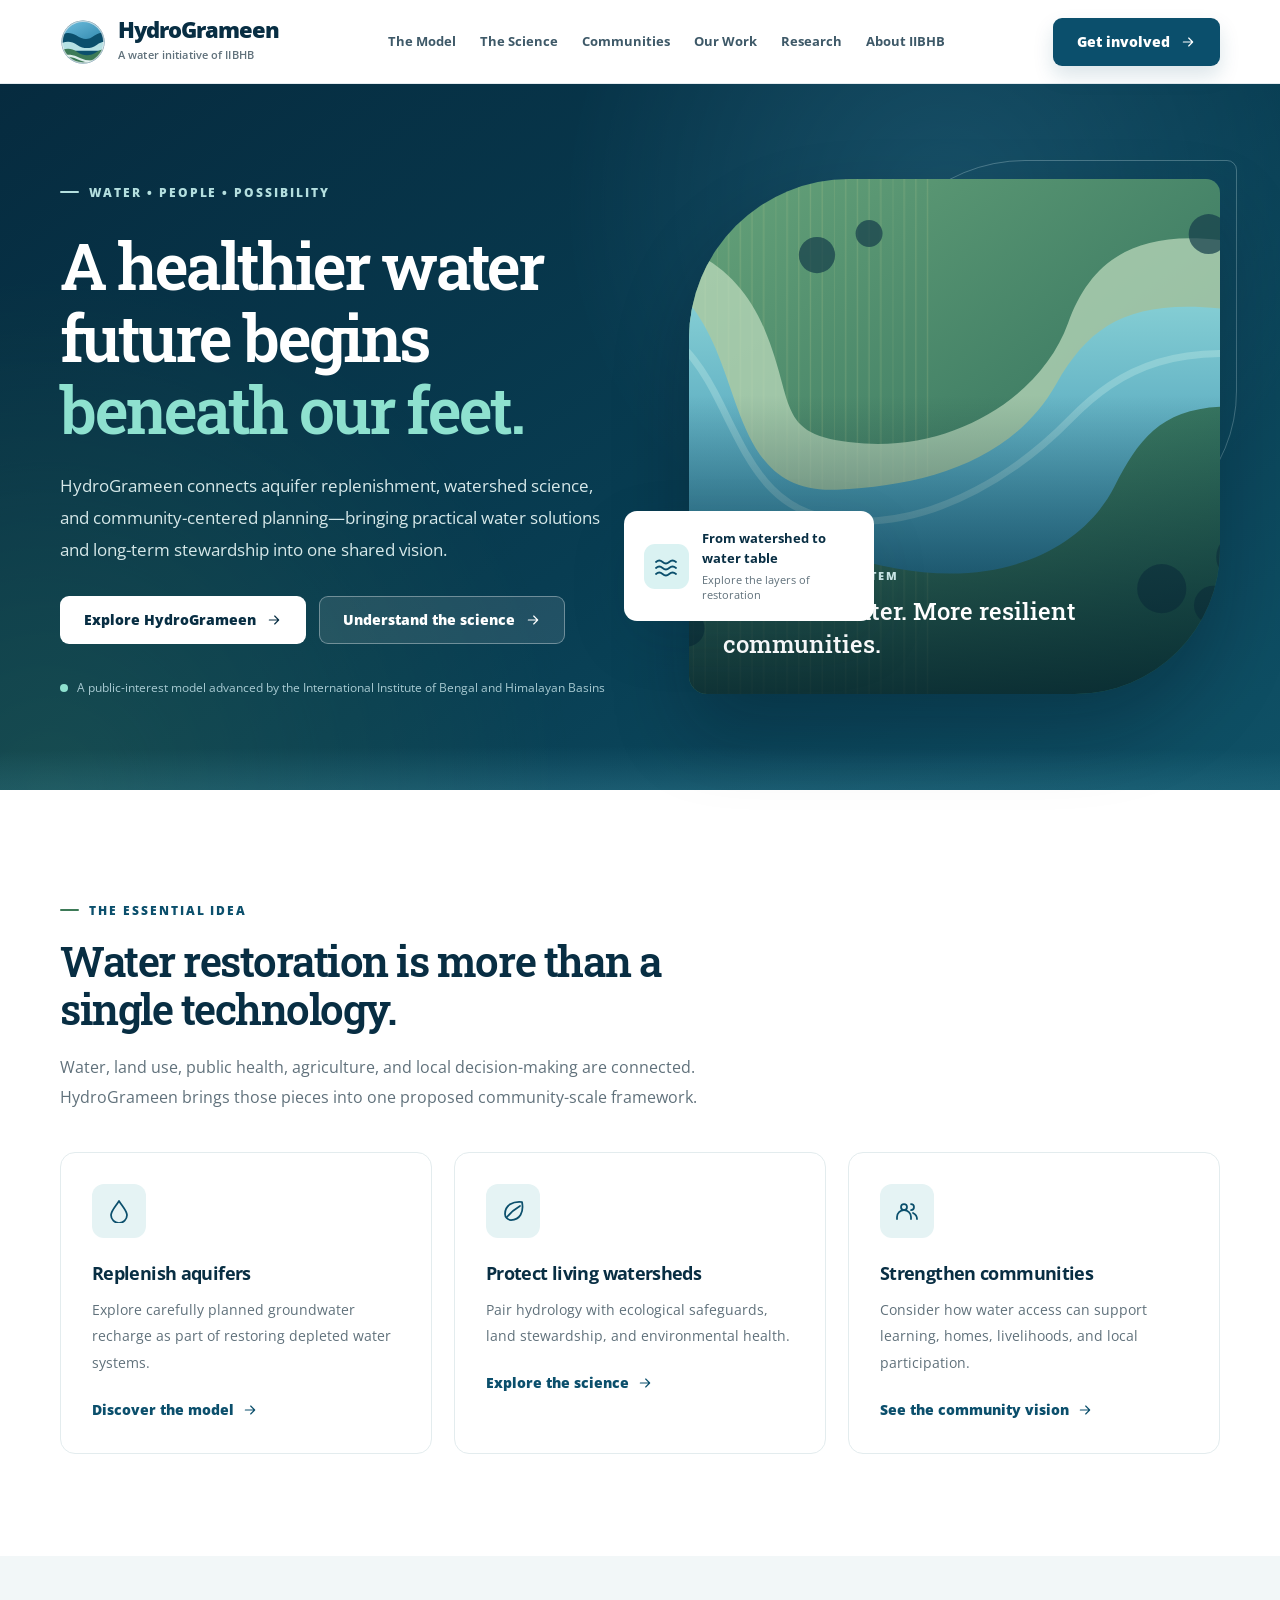
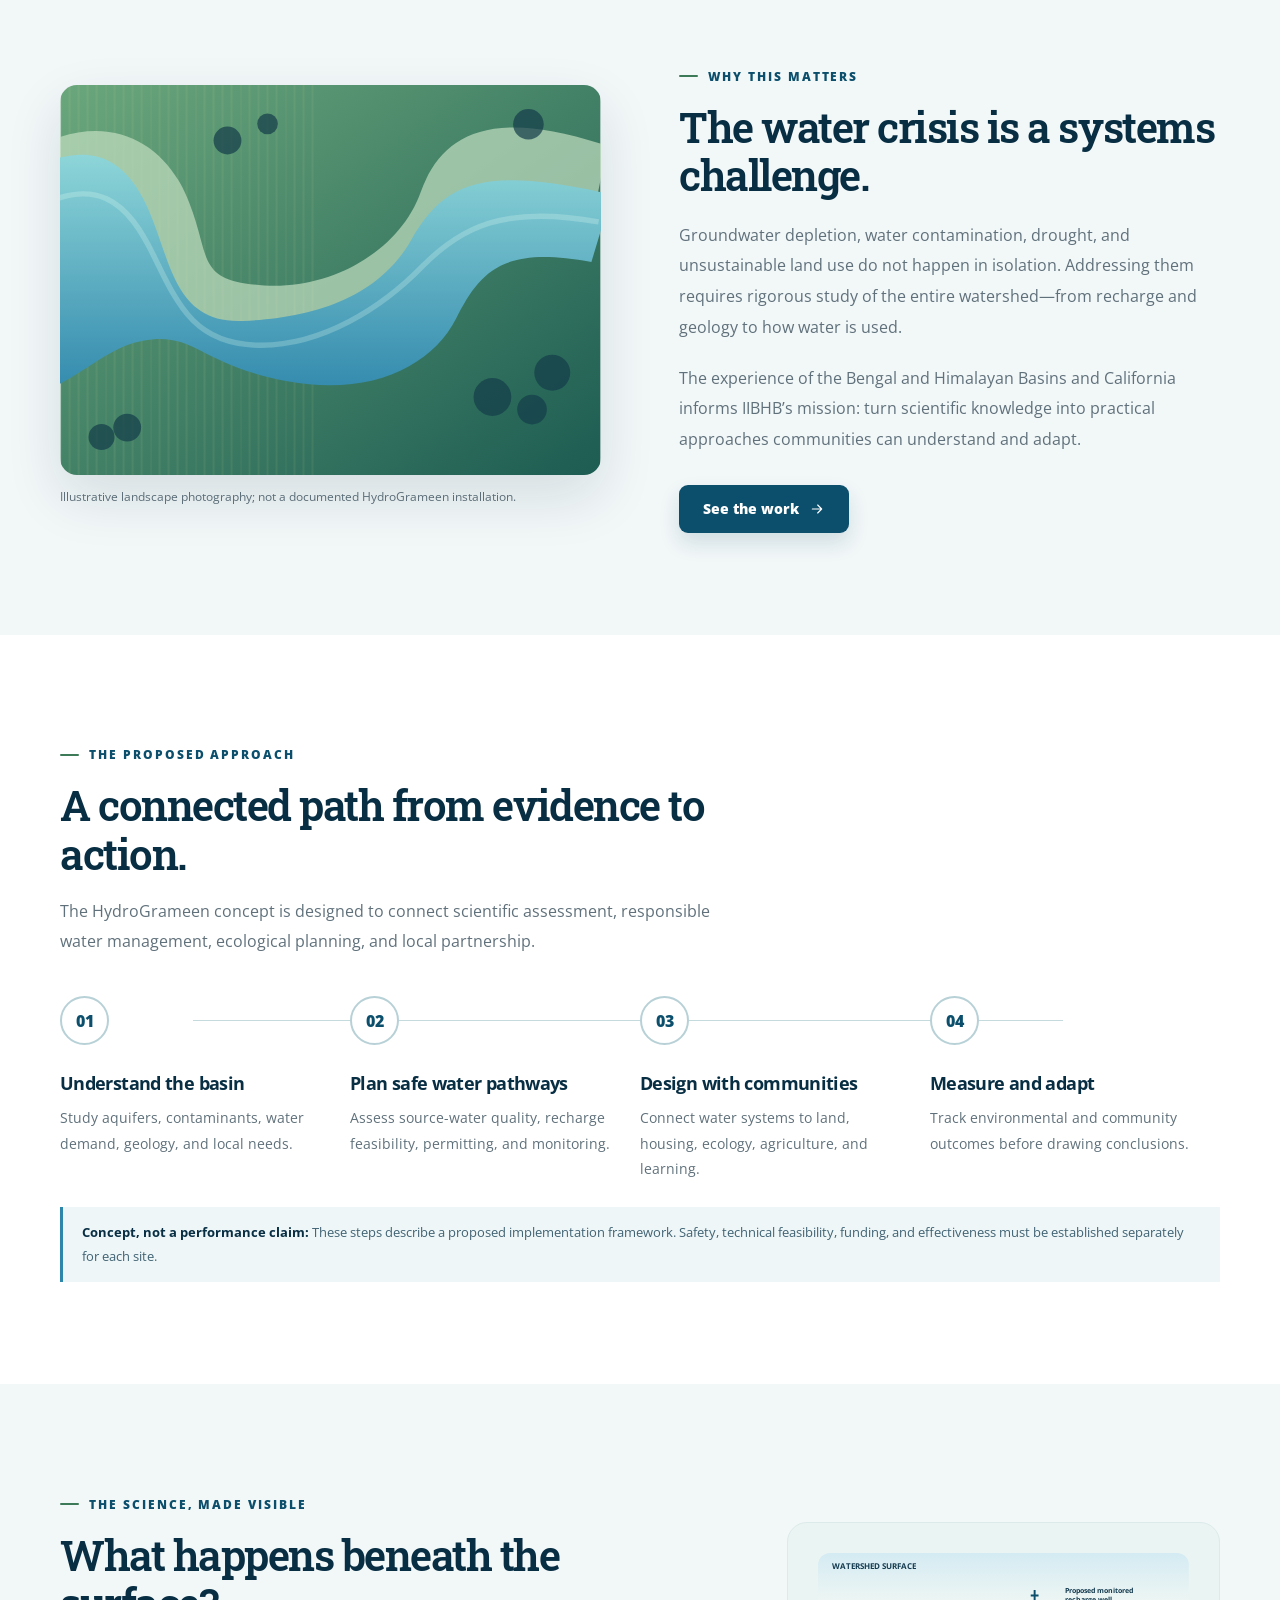
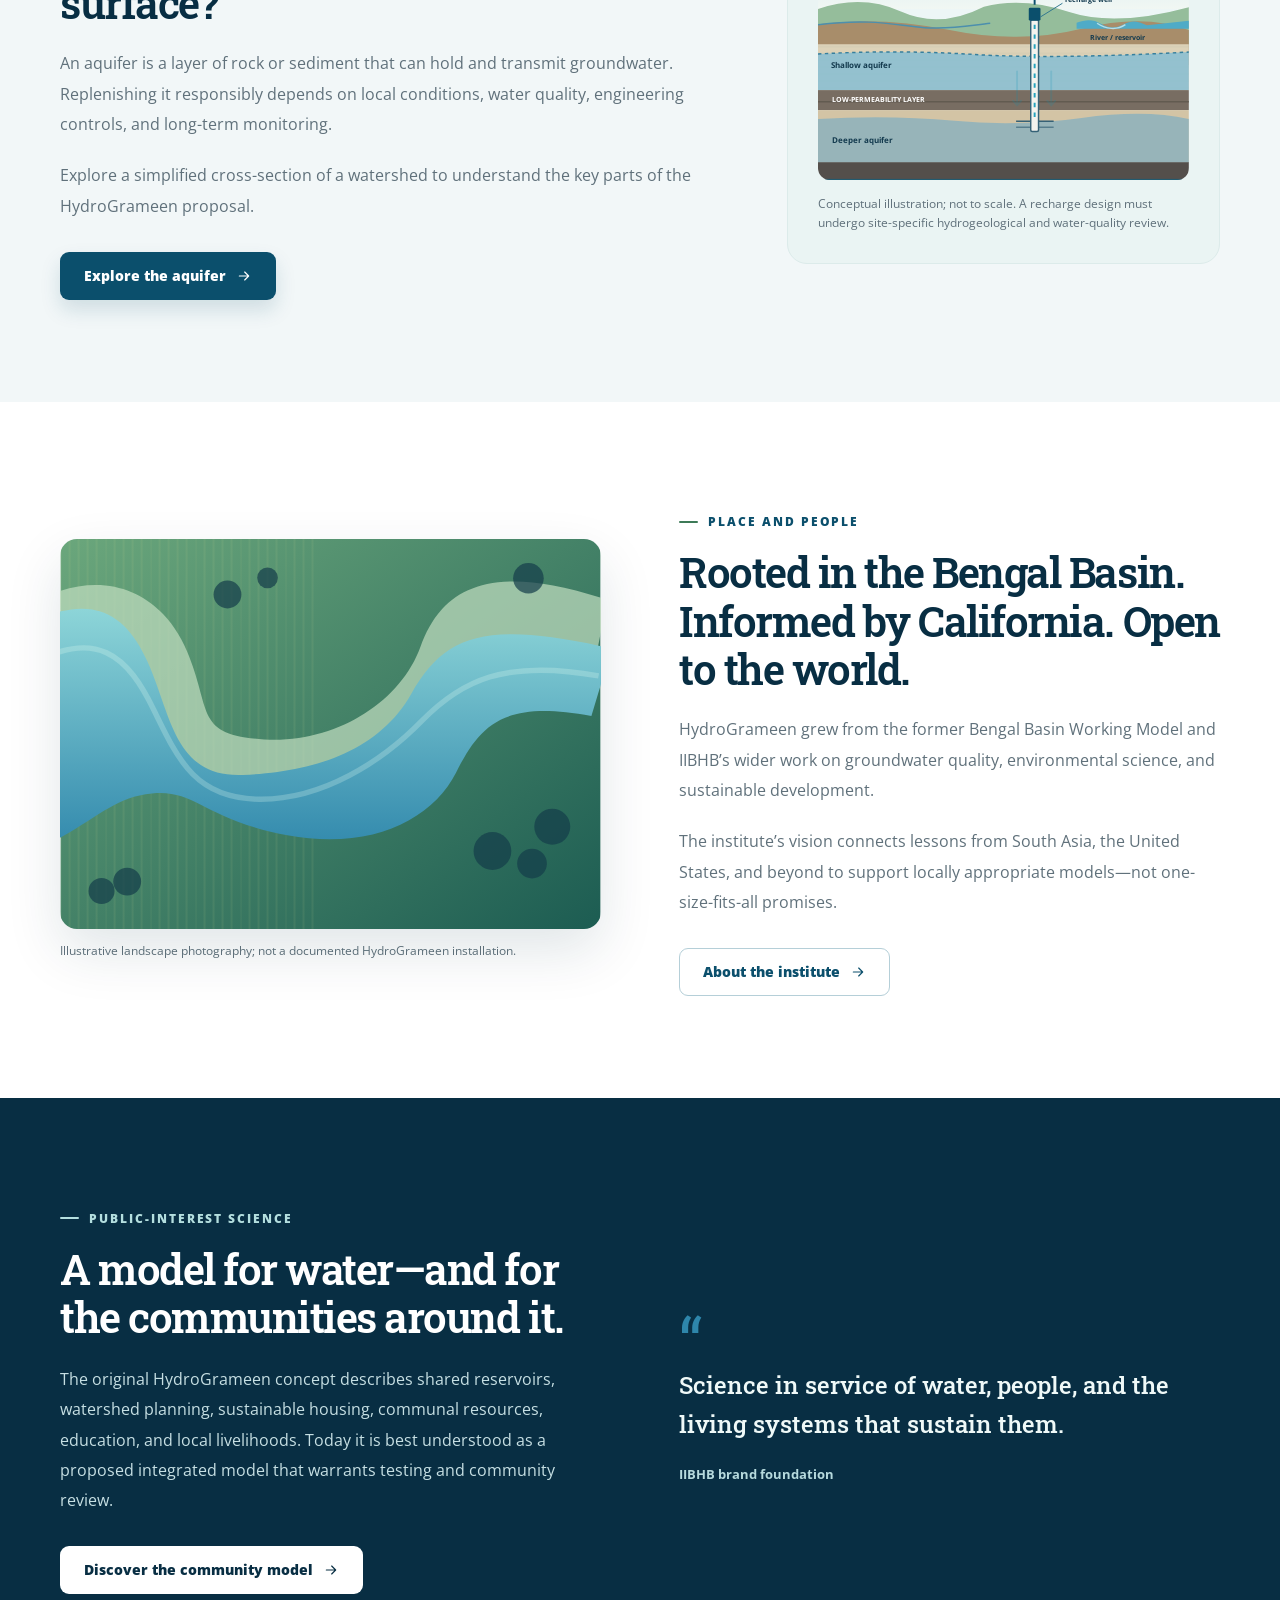
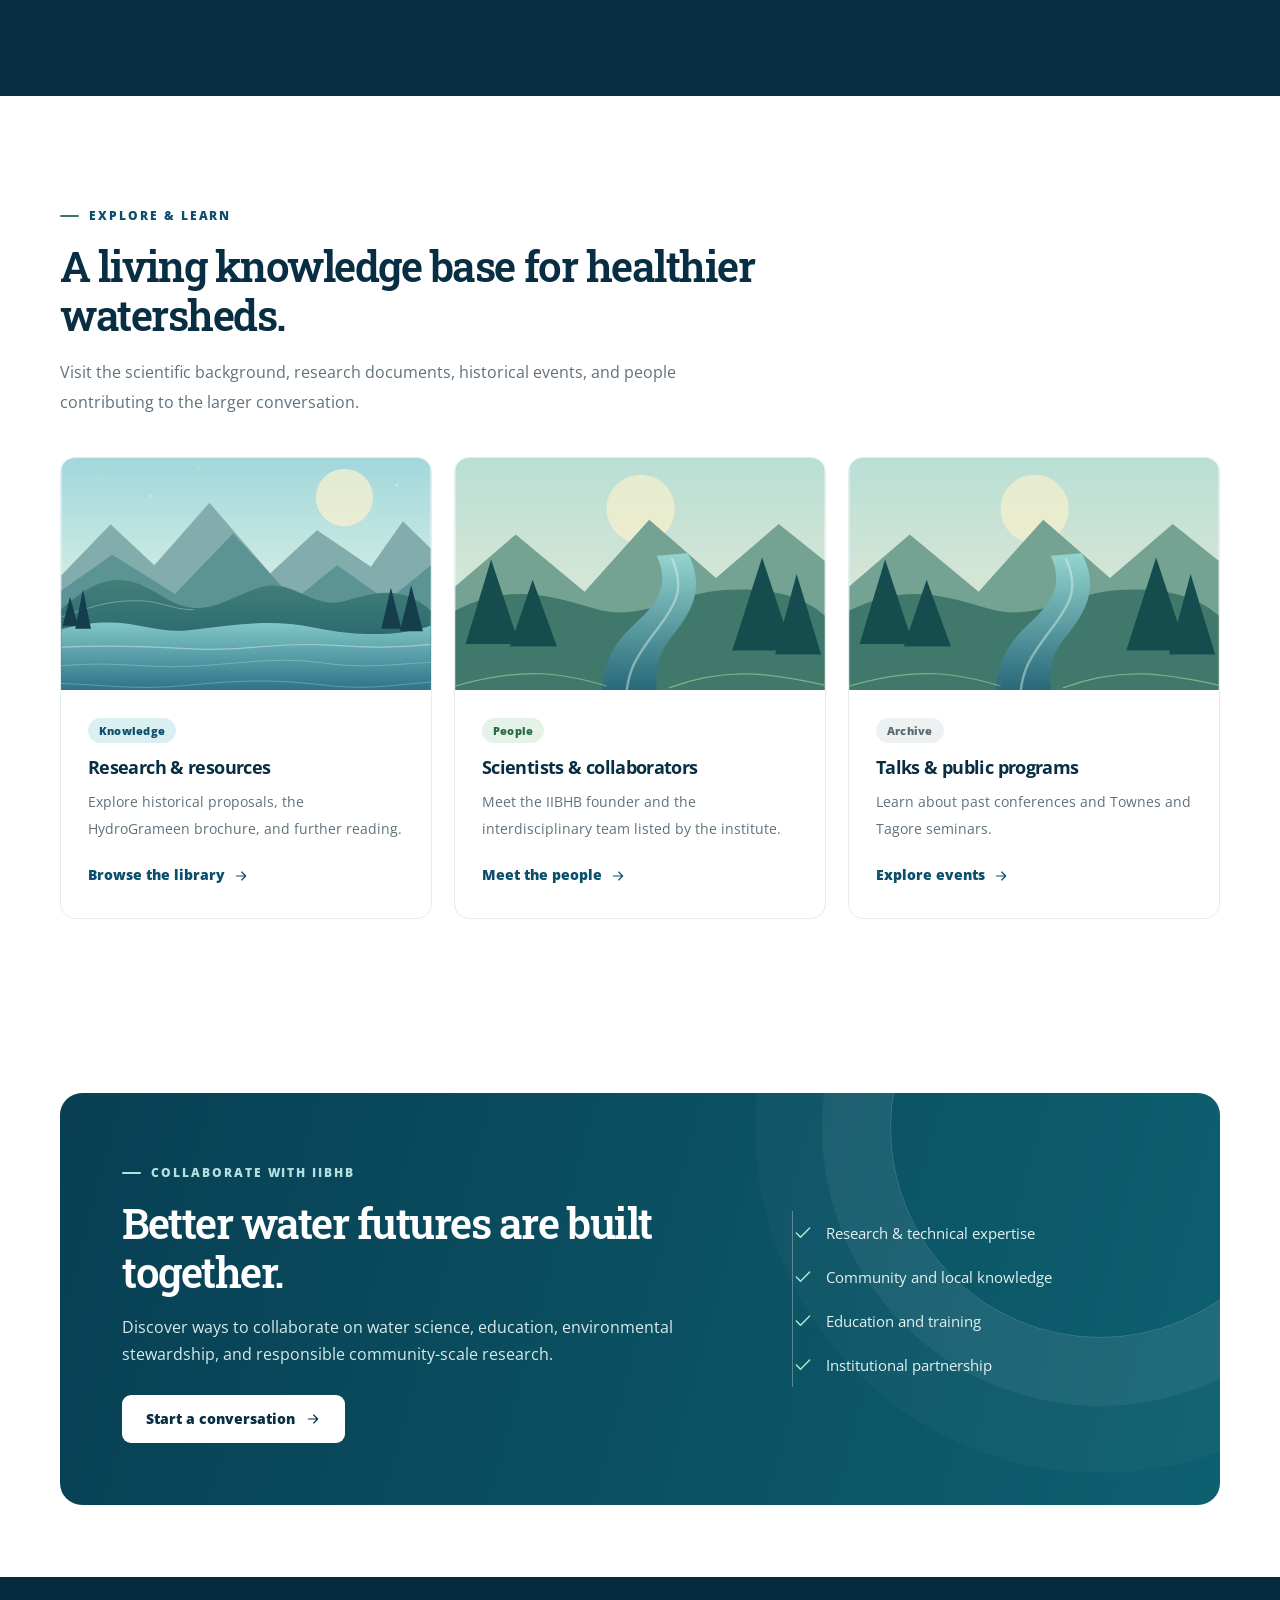
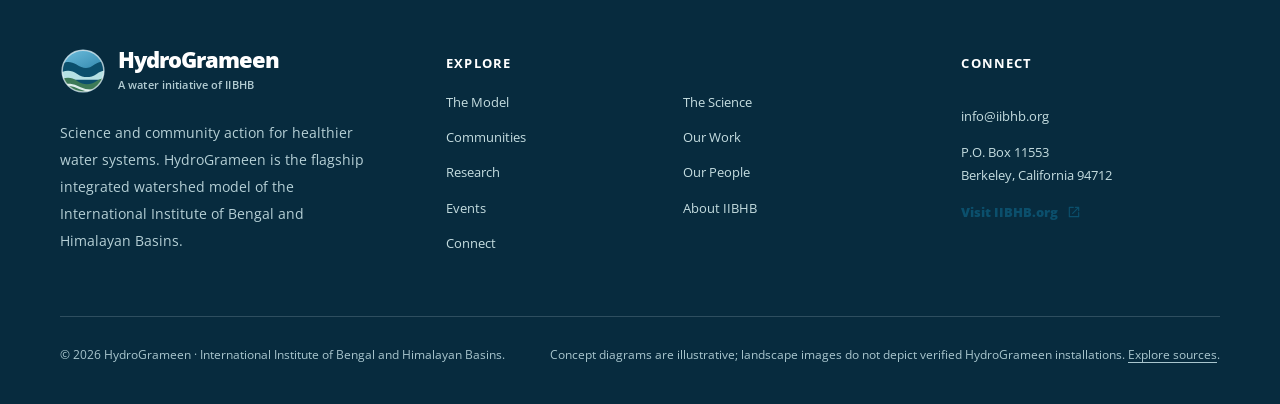
<file: index.html>
<!doctype html>
<html lang="en">
  <head>
    <meta charset="utf-8" />
    <meta name="viewport" content="width=device-width, initial-scale=1" />
    <meta name="theme-color" content="#0B4F6C" />
    <meta name="description" content="Explore HydroGrameen, an IIBHB community-centered model connecting aquifer restoration, watershed science, and sustainable communities." />
    <meta property="og:type" content="website" />
    <meta property="og:title" content="HydroGrameen | Water. People. Possibility." />
    <meta property="og:description" content="Science and community action for healthier water systems. A public-interest initiative of IIBHB." />
    <link rel="icon" href="./assets/favicon.svg" type="image/svg+xml" />
    <link rel="preconnect" href="https://images.unsplash.com" crossorigin />
    <link rel="preconnect" href="https://fonts.googleapis.com" />
    <link rel="preconnect" href="https://fonts.gstatic.com" crossorigin />
    <link href="https://fonts.googleapis.com/css2?family=Open+Sans:wght@400;500;600;700;800&family=Roboto+Slab:wght@400;500;600;700&display=swap" rel="stylesheet" />
    <link rel="stylesheet" href="./styles.css" />
    <script defer src="./app.js"></script>
    <title>HydroGrameen | Water. People. Possibility.</title>
  </head>
  <body style="margin:0">
    <div id="hydrogrameen-app">
      <p style="font:16px/1.6 Arial,sans-serif;padding:30px">Loading HydroGrameen…</p>
    </div>
    <noscript>
      <div style="max-width:760px;margin:auto;padding:30px;font:16px/1.6 Arial,sans-serif">
        <h1>HydroGrameen</h1>
        <p>HydroGrameen is IIBHB’s applied model for replenishing depleted aquifers and strengthening watershed communities through integrated water, ecological, housing, and economic planning.</p>
        <p>Learn more at <a href="https://iibhb.org/hydrogrameen/">iibhb.org/hydrogrameen</a> or contact <a href="mailto:info@iibhb.org">info@iibhb.org</a>.</p>
      </div>
    </noscript>
  </body>
</html>
</file>
<file: styles.css>
@import url('https://fonts.googleapis.com/css2?family=Open+Sans:wght@400;500;600;700;800&family=Roboto+Slab:wght@400;500;600;700&display=swap');

/* HydroGrameen is intentionally scoped to the mount point for safe GHL embedding. */
#hydrogrameen-app { color: #1E2528; width: 100%; }
#hydrogrameen-app *, #hydrogrameen-app *::before, #hydrogrameen-app *::after { box-sizing: border-box; }
#hydrogrameen-app .hg-site { --navy:#082E43; --deep:#0B4F6C; --river:#2E86AB; --sky:#7CC9E8; --mint:#DDF4ED; --green:#3D7A57; --ink:#1E2528; --muted:#60717B; --line:#E3ECEE; --mist:#F2F7F8; --paper:#FFFFFF; --serif:'Roboto Slab',Georgia,serif; --sans:'Open Sans',Arial,sans-serif; --shadow:0 20px 60px rgba(9,53,69,.1); font-family:var(--sans); color:var(--ink); background:var(--paper); line-height:1.65; font-size:16px; overflow:hidden; position:relative; }
#hydrogrameen-app .hg-site a { color:inherit; text-decoration:none; }
#hydrogrameen-app .hg-site a:focus-visible, #hydrogrameen-app .hg-site button:focus-visible, #hydrogrameen-app .hg-site input:focus-visible, #hydrogrameen-app .hg-site select:focus-visible, #hydrogrameen-app .hg-site textarea:focus-visible, #hydrogrameen-app .hg-site summary:focus-visible { outline:3px solid var(--sky); outline-offset:4px; }
#hydrogrameen-app .hg-site img, #hydrogrameen-app .hg-site svg { max-width:100%; }
#hydrogrameen-app .hg-site img { display:block; }
#hydrogrameen-app .hg-site button, #hydrogrameen-app .hg-site input, #hydrogrameen-app .hg-site textarea, #hydrogrameen-app .hg-site select { font:inherit; }
#hydrogrameen-app .hg-site button { cursor:pointer; }
#hydrogrameen-app .hg-site h1, #hydrogrameen-app .hg-site h2, #hydrogrameen-app .hg-site h3, #hydrogrameen-app .hg-site h4, #hydrogrameen-app .hg-site p { margin:0; }
#hydrogrameen-app .hg-site h1, #hydrogrameen-app .hg-site h2, #hydrogrameen-app .hg-site h3 { line-height:1.15; letter-spacing:-.035em; }
#hydrogrameen-app .hg-site h1, #hydrogrameen-app .hg-site h2 { font-family:var(--serif); font-weight:600; }
#hydrogrameen-app .hg-site h3 { font-size:1.13rem; }
#hydrogrameen-app .hg-site p { color:var(--muted); }
#hydrogrameen-app .hg-site ul { margin:0; padding:0; list-style:none; }
#hydrogrameen-app .hg-container { width:min(1160px,calc(100% - 64px)); margin:0 auto; }
#hydrogrameen-app .hg-skip { position:absolute; top:-100px; left:20px; z-index:99; background:white; color:var(--navy); padding:12px 18px; border-radius:12px; font-weight:700; }
#hydrogrameen-app .hg-skip:focus { top:12px; }
#hydrogrameen-app .hg-icon { width:20px; height:20px; flex:none; display:inline-block; vertical-align:middle; }
#hydrogrameen-app .hg-icon-sm { width:16px; height:16px; }
#hydrogrameen-app .hg-icon-lg { width:24px; height:24px; }
#hydrogrameen-app .hg-eyebrow { display:inline-flex; align-items:center; gap:10px; color:var(--deep); font-size:.72rem; font-weight:800; letter-spacing:.17em; text-transform:uppercase; }
#hydrogrameen-app .hg-eyebrow::before { content:''; width:19px; height:2px; border-radius:2px; background:var(--green); }
#hydrogrameen-app .hg-eyebrow-light { color:#B4DFDF; }
#hydrogrameen-app .hg-eyebrow-light::before { background:#B4DFDF; }
#hydrogrameen-app .hg-section { padding:102px 0; }
#hydrogrameen-app .hg-section-sm { padding:72px 0; }
#hydrogrameen-app .hg-section-mist { background:var(--mist); }
#hydrogrameen-app .hg-section-navy { background:var(--navy); color:#fff; }
#hydrogrameen-app .hg-section-heading { max-width:720px; margin-bottom:40px; }
#hydrogrameen-app .hg-section-heading p { margin-top:18px; max-width:650px; font-size:1.03rem; line-height:1.82; }
#hydrogrameen-app .hg-title { font-size:clamp(2rem,3.3vw,3.12rem); color:var(--navy); margin-top:17px!important; }
#hydrogrameen-app .hg-title-sm { font-size:clamp(1.65rem,2.8vw,2.6rem); color:var(--navy); margin-top:16px!important; }
#hydrogrameen-app .hg-title-light { color:#fff; }
#hydrogrameen-app .hg-lead { font-size:1.12rem; line-height:1.85; }
#hydrogrameen-app .hg-overline { text-transform:uppercase; font-size:.72rem; letter-spacing:.16em; font-weight:800; color:var(--green)!important; }
#hydrogrameen-app .hg-prose { max-width:790px; }
#hydrogrameen-app .hg-prose p + p { margin-top:20px; }
#hydrogrameen-app .hg-prose p { line-height:1.95; }
#hydrogrameen-app .hg-muted { color:var(--muted)!important; }
#hydrogrameen-app .hg-small { font-size:.86rem; }
#hydrogrameen-app .hg-divider { border:0; border-top:1px solid var(--line); margin:34px 0; }
#hydrogrameen-app .hg-kicker { display:inline-flex; align-items:center; gap:8px; font-size:.74rem; text-transform:uppercase; font-weight:800; letter-spacing:.12em; color:var(--green); }

/* Header */
#hydrogrameen-app .hg-header { position:sticky; top:0; background:rgba(255,255,255,.97); backdrop-filter:blur(16px); z-index:50; border-bottom:1px solid rgba(222,231,235,.8); }
#hydrogrameen-app .hg-header-inner { display:flex; align-items:center; justify-content:space-between; gap:22px; min-height:83px; }
#hydrogrameen-app .hg-brand { display:flex; align-items:center; gap:12px; min-width:0; }
#hydrogrameen-app .hg-brand img { height:46px; width:46px; flex:none; }
#hydrogrameen-app .hg-brand-name { color:var(--navy); font-size:1.35rem; letter-spacing:-.045em; line-height:1.15; font-weight:800; }
#hydrogrameen-app .hg-brand-sub { color:var(--muted); letter-spacing:.01em; font-size:.67rem; margin-top:4px; font-weight:600; }
#hydrogrameen-app .hg-nav { display:flex; align-items:center; gap:24px; }
#hydrogrameen-app .hg-nav-link { font-size:.83rem; font-weight:700; color:#3E5968!important; transition:color .2s; position:relative; white-space:nowrap; padding:15px 0; }
#hydrogrameen-app .hg-nav-link:hover, #hydrogrameen-app .hg-nav-link[aria-current='page'] { color:var(--deep)!important; }
#hydrogrameen-app .hg-nav-link[aria-current='page']::after { content:''; position:absolute; bottom:6px; height:3px; left:0; right:0; background:var(--green); border-radius:2px; }
#hydrogrameen-app .hg-header-actions { display:flex; align-items:center; gap:12px; }
#hydrogrameen-app .hg-menu-toggle { display:none; color:var(--navy); background:var(--mist); width:44px; height:44px; border:1px solid var(--line); border-radius:12px; align-items:center; justify-content:center; }

/* Buttons */
#hydrogrameen-app .hg-btn { display:inline-flex; align-items:center; justify-content:center; gap:10px; padding:14px 23px; border-radius:9px; font-weight:800; font-size:.86rem; transition:transform .2s,background .2s,box-shadow .2s; border:1px solid transparent; line-height:1.3; min-height:48px; text-align:center; }
#hydrogrameen-app .hg-btn:hover { transform:translateY(-2px); }
#hydrogrameen-app .hg-btn-primary { background:var(--deep); color:#fff!important; box-shadow:0 10px 20px rgba(11,79,108,.15); }
#hydrogrameen-app .hg-btn-primary:hover { background:var(--navy); box-shadow:0 14px 26px rgba(11,79,108,.22); }
#hydrogrameen-app .hg-btn-light { background:#fff; color:var(--navy)!important; }
#hydrogrameen-app .hg-btn-light:hover { background:#EEF8F9; }
#hydrogrameen-app .hg-btn-outline { background:transparent; color:var(--deep)!important; border-color:#B5CFD8; }
#hydrogrameen-app .hg-btn-outline:hover { background:#EDF7F8; }
#hydrogrameen-app .hg-btn-ghost { background:rgba(255,255,255,.10); color:white!important; border-color:rgba(255,255,255,.35); }
#hydrogrameen-app .hg-btn-ghost:hover { background:rgba(255,255,255,.19); }
#hydrogrameen-app .hg-cta-row { display:flex; flex-wrap:wrap; align-items:center; gap:13px; margin-top:30px; }
#hydrogrameen-app .hg-text-link { display:inline-flex; align-items:center; gap:8px; color:var(--deep)!important; font-weight:800; font-size:.86rem; }
#hydrogrameen-app .hg-text-link .hg-icon { transition:transform .2s; }
#hydrogrameen-app .hg-text-link:hover .hg-icon { transform:translateX(4px); }
#hydrogrameen-app .hg-text-link-light { color:#B5E3E4!important; }

/* Hero and page headers */
#hydrogrameen-app .hg-hero { background:linear-gradient(145deg,#062B3F,#083D52 55%,#0F5166); color:#fff; position:relative; isolation:isolate; }
#hydrogrameen-app .hg-hero::before { content:''; pointer-events:none; position:absolute; inset:0; opacity:.29; background:radial-gradient(circle at 74% 17%,#4086A4 0,transparent 35%),radial-gradient(circle at 4% 100%,#3D7A57 0,transparent 37%); z-index:-1; }
#hydrogrameen-app .hg-hero::after { content:''; position:absolute; inset:auto 0 0; height:110px; opacity:.3; background:radial-gradient(ellipse 160% 70px at 50% 110%,#4FA5BA 0%,transparent 78%); z-index:-1; }
#hydrogrameen-app .hg-hero-grid { display:grid; grid-template-columns:1.03fr .97fr; align-items:center; gap:65px; min-height:660px; padding:90px 0 92px; }
#hydrogrameen-app .hg-hero h1 { font-size:clamp(3.25rem,5vw,5.45rem); color:#fff; margin-top:27px; line-height:1.13; max-width:770px; letter-spacing:-.045em; }
#hydrogrameen-app .hg-hero h1 em { font-style:normal; color:#8EE1CF; }
#hydrogrameen-app .hg-hero-copy > p { color:#D6E8E9; font-size:1.08rem; line-height:1.85; margin-top:25px; max-width:555px; }
#hydrogrameen-app .hg-hero-note { color:#A8CAD2; font-size:.76rem; margin-top:34px; display:flex; align-items:center; gap:9px; }
#hydrogrameen-app .hg-hero-note span { display:block; width:8px; height:8px; background:#8EE1CF; border-radius:50%; }
#hydrogrameen-app .hg-hero-visual { position:relative; isolation:isolate; min-width:0; }
#hydrogrameen-app .hg-hero-visual::before { content:''; position:absolute; top:-19px; right:-17px; width:70%; height:74%; border:1px solid rgba(207,233,238,.29); border-radius:160px 10px 150px 10px; z-index:-1; }
#hydrogrameen-app .hg-hero-image { height:515px; border-radius:160px 14px 145px 18px; overflow:hidden; position:relative; box-shadow:0 38px 75px rgba(0,13,24,.26); }
#hydrogrameen-app .hg-hero-image img { width:100%; height:100%; object-fit:cover; object-position:52% center; }
#hydrogrameen-app .hg-hero-image::after { content:''; position:absolute; inset:0; background:linear-gradient(180deg,transparent 42%,rgba(4,33,43,.80) 100%); }
#hydrogrameen-app .hg-photo-overlay { position:absolute; z-index:1; bottom:33px; left:34px; right:35px; }
#hydrogrameen-app .hg-photo-overlay span { color:#CDE9E9; text-transform:uppercase; letter-spacing:.16em; font-size:.68rem; font-weight:800; }
#hydrogrameen-app .hg-photo-overlay strong { display:block; font-family:var(--serif); font-weight:500; font-size:1.5rem; line-height:1.37; color:#fff; margin-top:8px; }
#hydrogrameen-app .hg-hero-float { position:absolute; left:-65px; bottom:73px; z-index:2; border-radius:13px; display:flex; align-items:center; gap:13px; padding:18px 20px; color:var(--navy); background:#fff; box-shadow:var(--shadow); max-width:250px; }
#hydrogrameen-app .hg-float-icon { width:45px; height:45px; display:flex; align-items:center; justify-content:center; border-radius:11px; color:var(--deep); background:#DAF2F2; flex:none; }
#hydrogrameen-app .hg-hero-float strong { font-size:.82rem; line-height:1.5; display:block; }
#hydrogrameen-app .hg-hero-float small { font-size:.69rem; line-height:1.4; display:block; color:var(--muted); margin-top:3px; }
#hydrogrameen-app .hg-page-hero { background:radial-gradient(circle at 88% 0,#164D63 0,transparent 32%),linear-gradient(125deg,#072C41,#0D5268); color:#fff; padding:92px 0 98px; position:relative; }
#hydrogrameen-app .hg-page-hero::after { content:''; position:absolute; right:-5%; bottom:10%; width:450px; height:450px; border:1px solid rgba(196,231,237,.14); border-radius:50%; pointer-events:none; box-shadow:0 0 0 85px rgba(196,231,237,.035),0 0 0 170px rgba(196,231,237,.025); }
#hydrogrameen-app .hg-page-hero-grid { display:grid; grid-template-columns:1.1fr .9fr; align-items:center; gap:55px; }
#hydrogrameen-app .hg-page-hero h1 { font-size:clamp(2.75rem,4.5vw,4.65rem); color:#fff; margin-top:20px; max-width:760px; }
#hydrogrameen-app .hg-page-hero p { color:#C7E0E5; margin-top:23px; max-width:660px; font-size:1.08rem; line-height:1.85; }
#hydrogrameen-app .hg-page-hero .hg-breadcrumb { color:#B4D3DB; font-size:.78rem; font-weight:700; margin-bottom:35px; display:flex; gap:10px; align-items:center; }
#hydrogrameen-app .hg-page-hero .hg-breadcrumb a { text-decoration:underline; text-underline-offset:3px; }
#hydrogrameen-app .hg-page-hero-art { padding:25px; background:rgba(255,255,255,.06); border:1px solid rgba(211,242,243,.19); border-radius:22px; position:relative; z-index:1; }
#hydrogrameen-app .hg-page-hero-art img { border-radius:12px; width:100%; height:260px; object-fit:cover; }
#hydrogrameen-app .hg-page-hero-art span { display:block; font-size:.75rem; color:#D0E6E9; padding:12px 2px 0; }

/* Cards / grids */
#hydrogrameen-app .hg-grid-2 { display:grid; grid-template-columns:repeat(2,minmax(0,1fr)); gap:24px; }
#hydrogrameen-app .hg-grid-3 { display:grid; grid-template-columns:repeat(3,minmax(0,1fr)); gap:22px; }
#hydrogrameen-app .hg-grid-4 { display:grid; grid-template-columns:repeat(4,minmax(0,1fr)); gap:18px; }
#hydrogrameen-app .hg-card { background:#fff; border:1px solid var(--line); border-radius:15px; padding:31px; transition:box-shadow .2s,transform .2s; }
#hydrogrameen-app .hg-card:hover { transform:translateY(-3px); box-shadow:var(--shadow); }
#hydrogrameen-app .hg-card-icon { width:54px; height:54px; background:#E5F3F4; border-radius:12px; color:var(--deep); display:flex; align-items:center; justify-content:center; margin-bottom:25px; }
#hydrogrameen-app .hg-card h3 { color:var(--navy); margin-bottom:13px; }
#hydrogrameen-app .hg-card p { line-height:1.85; font-size:.9rem; }
#hydrogrameen-app .hg-card .hg-text-link { margin-top:22px; }
#hydrogrameen-app .hg-number { font-family:var(--serif); color:#B6DBDD; font-size:2.9rem; line-height:1; font-weight:600; margin-bottom:19px; }
#hydrogrameen-app .hg-soft-card { padding:34px; background:var(--mist); border:1px solid #E3EEEE; border-radius:16px; }
#hydrogrameen-app .hg-soft-card h3 { color:var(--navy); margin:12px 0; }
#hydrogrameen-app .hg-soft-card p { line-height:1.86; }
#hydrogrameen-app .hg-mini-card { display:flex; align-items:flex-start; gap:17px; padding:20px 0; border-bottom:1px solid var(--line); }
#hydrogrameen-app .hg-mini-card:last-child { border-bottom:0; }
#hydrogrameen-app .hg-mini-card .hg-card-icon { width:42px; height:42px; min-width:42px; margin:0; }
#hydrogrameen-app .hg-mini-card h3 { margin:0 0 7px; }
#hydrogrameen-app .hg-mini-card p { font-size:.9rem; }
#hydrogrameen-app .hg-pill { display:inline-flex; align-items:center; gap:6px; padding:7px 11px; border-radius:100px; font-size:.69rem; font-weight:800; letter-spacing:.02em; line-height:1; color:var(--deep); background:#D9EFF2; }
#hydrogrameen-app .hg-pill-green { background:#E4F2E7; color:#2B6A43; }
#hydrogrameen-app .hg-pill-neutral { background:#EEF1F2; color:#5B6B71; }
#hydrogrameen-app .hg-pill-amber { color:#885F22; background:#F8F0DC; }
#hydrogrameen-app .hg-tagline { font-family:var(--serif); font-size:clamp(1.7rem,3vw,2.8rem); line-height:1.4; color:var(--navy); font-weight:500; }
#hydrogrameen-app .hg-split { display:grid; grid-template-columns:1fr 1fr; gap:78px; align-items:center; }
#hydrogrameen-app .hg-split-wide { grid-template-columns:1.2fr .8fr; }
#hydrogrameen-app .hg-split > * { min-width:0; }
#hydrogrameen-app .hg-split-copy > p { margin-top:20px; line-height:1.92; }
#hydrogrameen-app .hg-img-frame { position:relative; border-radius:17px; overflow:hidden; box-shadow:0 22px 55px rgba(8,48,62,.12); }
#hydrogrameen-app .hg-img-frame img { width:100%; height:390px; object-fit:cover; }
#hydrogrameen-app .hg-img-caption { font-size:.72rem; color:var(--muted); margin-top:12px!important; }
#hydrogrameen-app .hg-quote { font-family:var(--serif); color:var(--navy); font-size:1.48rem; line-height:1.65; font-weight:500; }
#hydrogrameen-app .hg-quote-mark { color:var(--river); font-size:4rem; font-family:var(--serif); line-height:1; margin-bottom:-7px; }

/* Wide color story */
#hydrogrameen-app .hg-water-band { background:linear-gradient(105deg,#083F53,#0D6070); border-radius:22px; padding:62px; position:relative; overflow:hidden; color:#fff; }
#hydrogrameen-app .hg-water-band::after { content:''; position:absolute; pointer-events:none; width:420px; height:420px; border:1px solid rgba(255,255,255,.18); border-radius:50%; right:-90px; top:-175px; box-shadow:0 0 0 68px rgba(255,255,255,.055),0 0 0 135px rgba(255,255,255,.025); }
#hydrogrameen-app .hg-water-band .hg-title, #hydrogrameen-app .hg-water-band .hg-title-sm { color:#fff; }
#hydrogrameen-app .hg-water-band p { color:#D7EBEA; }
#hydrogrameen-app .hg-water-band-grid { display:grid; grid-template-columns:1.25fr .75fr; align-items:center; gap:60px; position:relative; z-index:1; }
#hydrogrameen-app .hg-water-band .hg-cta-row { margin-top:28px; }
#hydrogrameen-app .hg-band-list { padding:8px 0 8px 28px; border-left:1px solid rgba(255,255,255,.3); }
#hydrogrameen-app .hg-band-list li { color:#E2F1F1; display:flex; align-items:center; gap:13px; font-size:.91rem; padding:10px 0; }
#hydrogrameen-app .hg-band-list svg { color:#B3E6D5; }

/* Process */
#hydrogrameen-app .hg-process { display:grid; grid-template-columns:repeat(4,1fr); gap:0; position:relative; }
#hydrogrameen-app .hg-process::before { content:''; height:1px; width:75%; background:#C4DADD; top:24px; position:absolute; left:11.5%; }
#hydrogrameen-app .hg-process-step { position:relative; padding-right:25px; }
#hydrogrameen-app .hg-process-bubble { height:49px; width:49px; border:2px solid #B7D1D7; border-radius:50%; color:var(--deep); background:#fff; font-weight:800; display:flex; justify-content:center; align-items:center; position:relative; z-index:1; margin-bottom:28px; }
#hydrogrameen-app .hg-process-step h3 { margin-bottom:11px; color:var(--navy); }
#hydrogrameen-app .hg-process-step p { font-size:.88rem; line-height:1.8; }

/* Program preview */
#hydrogrameen-app .hg-visual-panel { padding:30px; background:#EAF4F3; border:1px solid #DCEBEA; border-radius:20px; }
#hydrogrameen-app .hg-visual-panel .hg-caption { margin-top:15px; font-size:.74rem; line-height:1.6; }
#hydrogrameen-app .hg-science-svg { width:100%; height:auto; border-radius:12px; display:block; }
#hydrogrameen-app .hg-science-controls { display:flex; flex-wrap:wrap; gap:9px; margin:20px 0 0; }
#hydrogrameen-app .hg-science-controls button { border:1px solid #C4D9DC; color:#386477; background:#fff; padding:11px 15px; font-weight:800; font-size:.76rem; border-radius:8px; }
#hydrogrameen-app .hg-science-controls button[aria-pressed='true'] { background:var(--deep); border-color:var(--deep); color:#fff; }
#hydrogrameen-app .hg-diagram-readout { background:#fff; border-radius:12px; border:1px solid #D6E7E6; padding:20px; margin-top:15px; }
#hydrogrameen-app .hg-diagram-readout strong { display:block; color:var(--navy); margin-bottom:6px; }
#hydrogrameen-app .hg-diagram-readout p { font-size:.85rem; }
#hydrogrameen-app .hg-science-svg .hg-waterline { transition:transform .65s ease, opacity .5s; transform-origin:50% 50%; }
#hydrogrameen-app .hg-science-svg .hg-blue-water { transition:all .65s ease; }
#hydrogrameen-app .hg-science-svg.hg-mode-depletion .hg-waterline { transform:translateY(58px); }
#hydrogrameen-app .hg-science-svg.hg-mode-recharge .hg-waterline { transform:translateY(-12px); }
#hydrogrameen-app .hg-science-svg.hg-mode-depletion .hg-blue-water { opacity:.45; }
#hydrogrameen-app .hg-science-svg.hg-mode-recharge .hg-blue-water { opacity:.94; }
#hydrogrameen-app .hg-science-svg .hg-recharge-arrows { opacity:.18; transition:opacity .35s; }
#hydrogrameen-app .hg-science-svg.hg-mode-recharge .hg-recharge-arrows { opacity:1; }
#hydrogrameen-app .hg-diagram-caption { color:var(--muted); font-size:.73rem; padding:14px 0 0; }

/* Media / archives */
#hydrogrameen-app .hg-photo-card { padding:0; overflow:hidden; }
#hydrogrameen-app .hg-photo-card img { width:100%; height:232px; object-fit:cover; }
#hydrogrameen-app .hg-photo-card-body { padding:26px 27px 30px; }
#hydrogrameen-app .hg-photo-card-body .hg-pill { margin-bottom:14px; }
#hydrogrameen-app .hg-photo-card h3 { margin-bottom:11px; }
#hydrogrameen-app .hg-project-card { border:1px solid var(--line); border-radius:17px; overflow:hidden; background:#fff; }
#hydrogrameen-app .hg-project-card img { height:215px; width:100%; object-fit:cover; }
#hydrogrameen-app .hg-project-card-body { padding:27px; }
#hydrogrameen-app .hg-project-card h3 { color:var(--navy); font-size:1.25rem; margin:17px 0 11px; }
#hydrogrameen-app .hg-project-card p { font-size:.91rem; line-height:1.86; }
#hydrogrameen-app .hg-project-card .hg-text-link { margin-top:20px; }
#hydrogrameen-app .hg-resource { display:flex; align-items:flex-start; gap:19px; background:#fff; padding:26px; border:1px solid var(--line); border-radius:13px; }
#hydrogrameen-app .hg-resource-icon { border-radius:11px; width:52px; height:52px; min-width:52px; background:#E5F0F3; color:var(--deep); display:flex; align-items:center; justify-content:center; }
#hydrogrameen-app .hg-resource h3 { color:var(--navy); margin:8px 0; }
#hydrogrameen-app .hg-resource p { font-size:.87rem; line-height:1.8; }
#hydrogrameen-app .hg-resource .hg-text-link { margin-top:13px; }
#hydrogrameen-app .hg-faq { border-top:1px solid #DCE5E8; }
#hydrogrameen-app .hg-faq:last-child { border-bottom:1px solid #DCE5E8; }
#hydrogrameen-app .hg-faq summary { cursor:pointer; padding:20px 5px; color:var(--navy); font-weight:800; font-size:.95rem; display:flex; align-items:center; justify-content:space-between; gap:15px; list-style:none; }
#hydrogrameen-app .hg-faq summary::-webkit-details-marker { display:none; }
#hydrogrameen-app .hg-faq summary::after { content:'+'; color:var(--green); font-size:1.5rem; font-weight:400; }
#hydrogrameen-app .hg-faq[open] summary::after { content:'−'; }
#hydrogrameen-app .hg-faq p { padding:0 36px 23px 5px; font-size:.9rem; line-height:1.85; }
#hydrogrameen-app .hg-checklist { display:grid; gap:15px; }
#hydrogrameen-app .hg-checklist li { display:flex; gap:13px; align-items:flex-start; font-size:.93rem; color:#435866; }
#hydrogrameen-app .hg-checklist .hg-icon { color:var(--green); }

/* Team */
#hydrogrameen-app .hg-founder { background:var(--mist); border:1px solid var(--line); border-radius:20px; padding:40px; display:grid; grid-template-columns:160px 1fr; gap:35px; }
#hydrogrameen-app .hg-monogram { width:150px; height:150px; display:flex; align-items:center; justify-content:center; border-radius:18px; background:linear-gradient(130deg,#0B4F6C,#2E86AB); color:#fff; font-family:var(--serif); font-size:2.8rem; font-weight:600; letter-spacing:-.07em; }
#hydrogrameen-app .hg-founder h2 { font-size:2rem; color:var(--navy); margin:13px 0; }
#hydrogrameen-app .hg-founder p { margin-top:14px; }
#hydrogrameen-app .hg-person { padding:23px; display:flex; flex-direction:column; gap:10px; border:1px solid var(--line); border-radius:12px; background:white; }
#hydrogrameen-app .hg-person-avatar { width:51px; height:51px; border-radius:12px; background:#E8F1F1; color:var(--deep); display:flex; align-items:center; justify-content:center; font-size:.97rem; font-weight:800; }
#hydrogrameen-app .hg-person h3 { color:var(--navy); margin-top:7px; }
#hydrogrameen-app .hg-person p { font-size:.82rem; line-height:1.64; }
#hydrogrameen-app .hg-person .hg-tag { font-size:.71rem; font-weight:700; color:var(--green); margin-top:auto; }

/* Timeline / event */
#hydrogrameen-app .hg-timeline { border-left:2px solid #D2E1E3; margin-left:12px; padding-left:31px; }
#hydrogrameen-app .hg-timeline-item { position:relative; padding:0 0 34px; }
#hydrogrameen-app .hg-timeline-item:last-child { padding-bottom:0; }
#hydrogrameen-app .hg-timeline-item::before { content:''; position:absolute; width:12px; height:12px; border-radius:50%; background:var(--green); border:3px solid white; box-shadow:0 0 0 1px var(--green); left:-38px; top:7px; }
#hydrogrameen-app .hg-timeline-item small { text-transform:uppercase; letter-spacing:.1em; font-weight:800; color:var(--green); }
#hydrogrameen-app .hg-timeline-item h3 { margin:7px 0; color:var(--navy); }
#hydrogrameen-app .hg-timeline-item p { font-size:.91rem; }
#hydrogrameen-app .hg-event-panel { border-radius:20px; background:#E7F0EF; overflow:hidden; display:grid; grid-template-columns:1fr 1fr; }
#hydrogrameen-app .hg-event-art { background:linear-gradient(160deg,#0C4661,#276E77); padding:45px; color:white; display:flex; flex-direction:column; justify-content:space-between; min-height:380px; position:relative; isolation:isolate; }
#hydrogrameen-app .hg-event-art::after { content:''; position:absolute; width:290px; height:290px; border-radius:50%; border:2px solid #8AC8C4; right:-110px; bottom:-70px; box-shadow:0 0 0 60px rgba(195,235,232,.11),0 0 0 118px rgba(195,235,232,.055); z-index:-1; }
#hydrogrameen-app .hg-event-art h3 { font-family:var(--serif); font-weight:600; color:#fff; font-size:2rem; line-height:1.3; }
#hydrogrameen-app .hg-event-art p { color:#DBEDEC; font-size:.87rem; }
#hydrogrameen-app .hg-event-info { padding:47px; }
#hydrogrameen-app .hg-event-info h3 { margin:15px 0; font-size:1.55rem; color:var(--navy); }
#hydrogrameen-app .hg-event-info p { font-size:.91rem; line-height:1.88; }
#hydrogrameen-app .hg-event-info .hg-text-link { margin-top:20px; }

/* Contact */
#hydrogrameen-app .hg-contact-layout { display:grid; grid-template-columns:.78fr 1.22fr; gap:60px; align-items:start; }
#hydrogrameen-app .hg-contact-detail { display:flex; align-items:flex-start; gap:15px; padding:25px 0; border-bottom:1px solid var(--line); }
#hydrogrameen-app .hg-contact-detail .hg-card-icon { width:45px; height:45px; min-width:45px; margin:0; }
#hydrogrameen-app .hg-contact-detail h3 { color:var(--navy); margin-bottom:5px; font-size:.98rem; }
#hydrogrameen-app .hg-contact-detail p { font-size:.9rem; }
#hydrogrameen-app .hg-contact-detail a { color:var(--deep); text-decoration:underline; }
#hydrogrameen-app .hg-contact-form { padding:40px; background:#F4F8F9; border-radius:17px; border:1px solid #E0EAEA; }
#hydrogrameen-app .hg-contact-form h2 { font-size:1.6rem; color:var(--navy); margin-bottom:10px; }
#hydrogrameen-app .hg-form-help { font-size:.85rem; margin-bottom:24px!important; }
#hydrogrameen-app .hg-field-row { display:grid; grid-template-columns:1fr 1fr; gap:16px; }
#hydrogrameen-app .hg-field { display:grid; gap:8px; margin-bottom:18px; }
#hydrogrameen-app .hg-field label { font-size:.79rem; font-weight:800; color:#385468; }
#hydrogrameen-app .hg-field input, #hydrogrameen-app .hg-field textarea, #hydrogrameen-app .hg-field select { display:block; width:100%; border:1px solid #C9DBDF; border-radius:8px; background:#fff; padding:13px 15px; color:var(--navy); font-size:.91rem; }
#hydrogrameen-app .hg-field textarea { min-height:147px; resize:vertical; }
#hydrogrameen-app .hg-form-notice { font-size:.75rem; color:var(--muted); margin-top:13px!important; line-height:1.7; }
#hydrogrameen-app .hg-ghl-iframe { width:100%; min-height:610px; border:0; background:#fff; border-radius:10px; }

/* Footer */
#hydrogrameen-app .hg-footer { background:#072B3E; color:white; }
#hydrogrameen-app .hg-footer-inner { padding:71px 0 40px; }
#hydrogrameen-app .hg-footer-top { display:grid; grid-template-columns:1.1fr 1.55fr .9fr; gap:70px; padding-bottom:62px; }
#hydrogrameen-app .hg-footer .hg-brand-name { color:white; }
#hydrogrameen-app .hg-footer .hg-brand-sub { color:#B2CCD2; }
#hydrogrameen-app .hg-footer-top p { color:#B6D0D6; font-size:.87rem; margin-top:24px; line-height:1.95; }
#hydrogrameen-app .hg-footer h3 { color:#fff; font-size:.81rem; margin:8px 0 20px; text-transform:uppercase; letter-spacing:.09em; }
#hydrogrameen-app .hg-footer-links { display:grid; grid-template-columns:1fr 1fr; gap:13px 28px; }
#hydrogrameen-app .hg-footer-links a, #hydrogrameen-app .hg-footer-contact a { color:#C5DDE0; font-size:.84rem; }
#hydrogrameen-app .hg-footer-links a:hover, #hydrogrameen-app .hg-footer-contact a:hover { color:#fff; text-decoration:underline; }
#hydrogrameen-app .hg-footer-contact { display:grid; align-content:start; gap:14px; }
#hydrogrameen-app .hg-footer-contact span { color:#C5DDE0; font-size:.82rem; line-height:1.75; }
#hydrogrameen-app .hg-footer-bottom { border-top:1px solid rgba(220,238,240,.18); padding-top:28px; display:flex; justify-content:space-between; flex-wrap:wrap; gap:15px; }
#hydrogrameen-app .hg-footer-bottom p { color:#A9C6CE; font-size:.72rem; }
#hydrogrameen-app .hg-footer-bottom a { text-decoration:underline; text-underline-offset:3px; }
#hydrogrameen-app .hg-source-note { border-left:3px solid var(--river); padding:14px 19px; background:#EEF6F7; font-size:.82rem; line-height:1.8; color:#416374; margin-top:26px; }
#hydrogrameen-app .hg-source-note a { color:var(--deep); text-decoration:underline; font-weight:700; }
#hydrogrameen-app .hg-source-note strong { color:var(--navy); }
#hydrogrameen-app .hg-source-note-dark { background:rgba(255,255,255,.08); border-color:#91D8D0; color:#D4E8EB; }
#hydrogrameen-app .hg-source-note-dark strong { color:white; }
#hydrogrameen-app .hg-source-note-dark a { color:#B0EBE0; }

/* Responsive */
@media (max-width:1160px) {
 #hydrogrameen-app .hg-nav { gap:15px; }
 #hydrogrameen-app .hg-nav-link { font-size:.76rem; }
 #hydrogrameen-app .hg-brand-name { font-size:1.14rem; }
 #hydrogrameen-app .hg-brand-sub { font-size:.61rem; }
 #hydrogrameen-app .hg-header-actions .hg-btn { padding:13px 15px; font-size:.77rem; }
 #hydrogrameen-app .hg-hero-grid { gap:35px; }
 #hydrogrameen-app .hg-hero h1 { font-size:clamp(3rem,5.2vw,5rem); }
 #hydrogrameen-app .hg-hero-float { left:-30px; }
}
@media (max-width:1020px) {
 #hydrogrameen-app .hg-menu-toggle { display:flex; }
 #hydrogrameen-app .hg-nav { display:none; position:absolute; top:calc(100% + 1px); left:0; right:0; background:white; border-bottom:1px solid var(--line); padding:17px max(24px,calc((100% - 850px)/2)); box-shadow:0 14px 27px rgba(9,47,66,.08); flex-direction:column; align-items:stretch; gap:0; max-height:calc(100vh - 80px); overflow:auto; }
 #hydrogrameen-app .hg-nav.hg-nav-open { display:flex; }
 #hydrogrameen-app .hg-nav-link { padding:15px; font-size:.9rem; border-radius:8px; }
 #hydrogrameen-app .hg-nav-link[aria-current='page'] { background:var(--mist); }
 #hydrogrameen-app .hg-nav-link[aria-current='page']::after { display:none; }
 #hydrogrameen-app .hg-hero-grid { grid-template-columns:1fr 1fr; min-height:600px; }
 #hydrogrameen-app .hg-hero-image { height:445px; }
 #hydrogrameen-app .hg-hero-float { left:-30px; bottom:45px; }
 #hydrogrameen-app .hg-grid-4 { grid-template-columns:repeat(2,1fr); }
 #hydrogrameen-app .hg-split { gap:40px; }
 #hydrogrameen-app .hg-footer-top { gap:40px; }
}
@media (max-width:800px) {
 #hydrogrameen-app .hg-container { width:min(100% - 38px,720px); }
 #hydrogrameen-app .hg-section { padding:76px 0; }
 #hydrogrameen-app .hg-section-sm { padding:60px 0; }
 #hydrogrameen-app .hg-hero-grid { grid-template-columns:1fr; gap:40px; padding:66px 0 82px; }
 #hydrogrameen-app .hg-hero h1 { font-size:clamp(3.2rem,8vw,4.5rem); }
 #hydrogrameen-app .hg-hero-visual { max-width:570px; margin:auto; width:90%; }
 #hydrogrameen-app .hg-hero-image { height:450px; }
 #hydrogrameen-app .hg-page-hero { padding:70px 0 78px; }
 #hydrogrameen-app .hg-page-hero-grid { grid-template-columns:1fr; }
 #hydrogrameen-app .hg-page-hero-art { display:none; }
 #hydrogrameen-app .hg-split, #hydrogrameen-app .hg-split-wide, #hydrogrameen-app .hg-water-band-grid { grid-template-columns:1fr; gap:37px; }
 #hydrogrameen-app .hg-water-band { padding:44px 32px; }
 #hydrogrameen-app .hg-band-list { padding-left:0; border-left:0; border-top:1px solid rgba(255,255,255,.3); padding-top:23px; }
 #hydrogrameen-app .hg-grid-3 { grid-template-columns:repeat(2,minmax(0,1fr)); }
 #hydrogrameen-app .hg-process { grid-template-columns:repeat(2,1fr); gap:28px; }
 #hydrogrameen-app .hg-process::before { display:none; }
 #hydrogrameen-app .hg-process-bubble { margin-bottom:15px; }
 #hydrogrameen-app .hg-contact-layout { grid-template-columns:1fr; gap:30px; }
 #hydrogrameen-app .hg-footer-top { grid-template-columns:1fr 1fr; }
 #hydrogrameen-app .hg-footer-top > :first-child { grid-column:1 / -1; }
 #hydrogrameen-app .hg-event-panel { grid-template-columns:1fr; }
 #hydrogrameen-app .hg-event-art { min-height:270px; }
}
@media (max-width:570px) {
 #hydrogrameen-app .hg-header-inner { min-height:73px; }
 #hydrogrameen-app .hg-brand img { width:40px; height:40px; }
 #hydrogrameen-app .hg-brand-name { font-size:1.13rem; }
 #hydrogrameen-app .hg-brand-sub { font-size:.53rem; }
 #hydrogrameen-app .hg-header-actions .hg-btn { display:none; }
 #hydrogrameen-app .hg-section { padding:63px 0; }
 #hydrogrameen-app .hg-section-sm { padding:53px 0; }
 #hydrogrameen-app .hg-hero-grid { padding:60px 0 73px; gap:37px; }
 #hydrogrameen-app .hg-hero h1 { font-size:clamp(2.7rem,10vw,3.55rem); }
 #hydrogrameen-app .hg-hero-copy > p { font-size:.99rem; }
 #hydrogrameen-app .hg-hero-visual { width:100%; padding-left:15px; }
 #hydrogrameen-app .hg-hero-image { border-radius:100px 11px 90px 11px; height:350px; }
 #hydrogrameen-app .hg-photo-overlay { left:23px; right:18px; bottom:22px; }
 #hydrogrameen-app .hg-photo-overlay strong { font-size:1.14rem; }
 #hydrogrameen-app .hg-hero-float { max-width:220px; left:-5px; bottom:20px; padding:13px; }
 #hydrogrameen-app .hg-hero-float .hg-float-icon { height:37px; width:37px; }
 #hydrogrameen-app .hg-hero-float strong { font-size:.69rem; }
 #hydrogrameen-app .hg-hero-float small { font-size:.61rem; }
 #hydrogrameen-app .hg-cta-row { align-items:stretch; }
 #hydrogrameen-app .hg-cta-row .hg-btn { width:100%; }
 #hydrogrameen-app .hg-grid-2, #hydrogrameen-app .hg-grid-3, #hydrogrameen-app .hg-grid-4 { grid-template-columns:1fr; }
 #hydrogrameen-app .hg-card { padding:26px; }
 #hydrogrameen-app .hg-title { font-size:clamp(1.85rem,7vw,2.55rem); }
 #hydrogrameen-app .hg-title-sm { font-size:clamp(1.65rem,6vw,2.3rem); }
 #hydrogrameen-app .hg-page-hero h1 { font-size:clamp(2.5rem,9vw,3.3rem); }
 #hydrogrameen-app .hg-water-band { padding:37px 25px; border-radius:14px; }
 #hydrogrameen-app .hg-process { grid-template-columns:1fr; }
 #hydrogrameen-app .hg-process-step { border-left:2px solid #DBE8E7; padding-left:19px; }
 #hydrogrameen-app .hg-process-bubble { margin-left:-42px; width:44px; height:44px; }
 #hydrogrameen-app .hg-img-frame img { height:275px; }
 #hydrogrameen-app .hg-founder { grid-template-columns:1fr; padding:27px; gap:20px; }
 #hydrogrameen-app .hg-monogram { width:88px; height:88px; font-size:1.9rem; }
 #hydrogrameen-app .hg-founder h2 { font-size:1.65rem; }
 #hydrogrameen-app .hg-event-art { padding:30px; }
 #hydrogrameen-app .hg-event-info { padding:30px; }
 #hydrogrameen-app .hg-contact-form { padding:26px 21px; }
 #hydrogrameen-app .hg-field-row { grid-template-columns:1fr; gap:0; }
 #hydrogrameen-app .hg-footer-inner { padding-top:50px; }
 #hydrogrameen-app .hg-footer-top { grid-template-columns:1fr; gap:35px; padding-bottom:45px; }
 #hydrogrameen-app .hg-footer-top > :first-child { grid-column:auto; }
 #hydrogrameen-app .hg-footer-bottom { flex-direction:column; }
 #hydrogrameen-app .hg-resource { flex-direction:column; }
}
@media (prefers-reduced-motion:reduce) { #hydrogrameen-app .hg-site *, #hydrogrameen-app .hg-site *::before, #hydrogrameen-app .hg-site *::after { scroll-behavior:auto!important; transition-duration:.01ms!important; animation-duration:.01ms!important; } }
</file>
